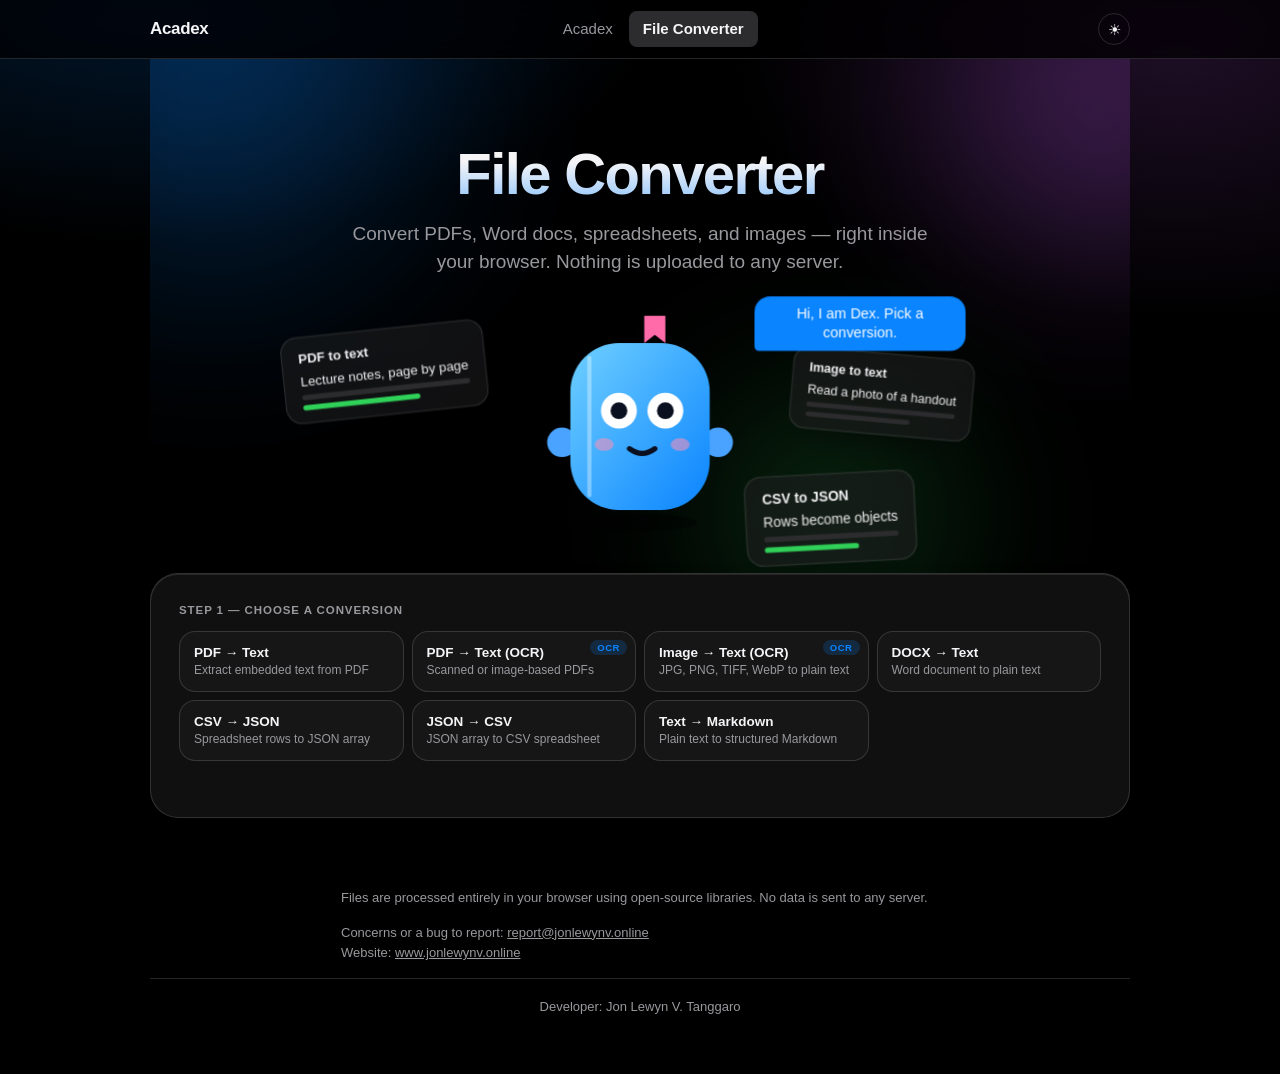
<file: converter.html>
<!doctype html>
<html lang="en">
  <head>
    <meta charset="utf-8" />
    <meta name="viewport" content="width=device-width, initial-scale=1" />
    <title>File Converter – Acadex</title>
    <meta
      name="description"
      content="Convert PDFs, Word docs, spreadsheets, and images — entirely in your browser. No uploads, no accounts."
    />
    <link rel="stylesheet" href="assets/css/style.css" />
    <script>
      /* Apply saved theme before first paint to avoid flash. */
      try {
        var t = localStorage.getItem('ar-theme');
        document.documentElement.setAttribute('data-theme', t === 'light' ? 'light' : 'dark');
      } catch (e) {}
    </script>
  </head>
  <body>

    <nav class="navbar" id="navbar">
      <div class="navbar-in">
        <a href="index.html" class="nav-logo">Acadex</a>

        <div class="nav-links" role="list">
          <a href="index.html" class="nav-link" role="listitem">Acadex</a>
          <a href="converter.html" class="nav-link active" role="listitem">File Converter</a>
        </div>

        <div class="nav-actions">
          <button class="theme" id="theme" type="button" aria-pressed="false" title="Switch theme">
            <span aria-hidden="true" id="theme-mark">&#9788;</span>
            <span class="sr" id="theme-said">Switch to light</span>
          </button>
          <button
            class="hamburger"
            id="hamburger"
            type="button"
            aria-label="Open menu"
            aria-expanded="false"
            aria-controls="nav-mobile"
          >
            <span class="hbar"></span>
            <span class="hbar"></span>
            <span class="hbar"></span>
          </button>
        </div>
      </div>

      <div class="nav-mobile" id="nav-mobile" aria-hidden="true">
        <a href="index.html" class="nav-mobile-link">Acadex</a>
        <a href="converter.html" class="nav-mobile-link">File Converter</a>
      </div>
    </nav>

    <section class="conv-hero shell">
      <div class="hero-orbs" aria-hidden="true">
        <div class="orb orb-1"></div>
        <div class="orb orb-2"></div>
        <div class="orb orb-3"></div>
      </div>
      <div class="hero-content">
        <h1>File Converter</h1>
        <p>
          Convert PDFs, Word docs, spreadsheets, and images — right inside your browser.
          Nothing is uploaded to any server.
        </p>
      </div>
    </section>

    <main class="shell" id="app">
      <section class="section section-flush">
        <div class="panel">
          <p class="step-label">Step 1 — Choose a conversion</p>
          <div class="format-grid" id="format-grid" role="group" aria-label="Conversion formats"></div>

          <div id="drop-wrap" class="hidden">
            <p class="step-label">Step 2 — Drop your file</p>
            <label class="conv-drop" id="conv-drop" for="conv-file-input">
              <div class="conv-drop-icon">📂</div>
              <p class="conv-drop-title">Drop your file here</p>
              <p class="conv-drop-note" id="conv-drop-note">or click to browse</p>
            </label>
            <input type="file" id="conv-file-input" class="sr" />
          </div>

          <div class="conv-progress" id="conv-progress" aria-live="polite">
            <div class="progress-bar-wrap">
              <div class="progress-bar-fill" id="progress-fill" role="progressbar"
                   aria-valuemin="0" aria-valuemax="100" aria-valuenow="0"></div>
            </div>
            <p class="progress-label" id="progress-label">Processing…</p>
          </div>

          <div class="conv-result" id="conv-result">
            <p class="step-label">Step 3 — Your result</p>
            <pre class="conv-output" id="conv-output" tabindex="0" aria-label="Converted text preview"></pre>
            <div class="conv-dl-row">
              <button class="btn" id="conv-download" type="button">⬇ Download file</button>
              <button class="btn btn-quiet" id="conv-copy" type="button">Copy text</button>
              <button class="btn btn-quiet" id="conv-reset" type="button">Convert another</button>
            </div>
          </div>

          <p class="status" id="conv-status" role="status" aria-live="polite"></p>
        </div>
      </section>
    </main>

    <footer class="footer shell">
      <p>
        Files are processed entirely in your browser using open-source libraries.
        No data is sent to any server.
      </p>
      <p>
        Concerns or a bug to report:
        <a href="mailto:report@jonlewynv.online">report@jonlewynv.online</a><br />
        Website: <a href="https://www.jonlewynv.online/" rel="noopener">www.jonlewynv.online</a>
      </p>
      <p class="credit">Developer: Jon Lewyn V. Tanggaro</p>
    </footer>

    <script src="assets/js/converter.js" defer></script>
    <script src="assets/js/mascot.js" defer></script>

    <script>
      (function () {
        const btn = document.getElementById('theme');
        const mark = document.getElementById('theme-mark');
        const said = document.getElementById('theme-said');
        if (!btn) return;

        function apply(theme) {
          document.documentElement.setAttribute('data-theme', theme);
          try { localStorage.setItem('ar-theme', theme); } catch {}
          const dark = theme === 'dark';
          mark.textContent = dark ? '\u2600' : '\u263D';
          const label = dark ? 'Switch to light' : 'Switch to dark';
          btn.title = label;
          said.textContent = label;
          btn.setAttribute('aria-pressed', String(!dark));
        }

        const saved = (() => { try { return localStorage.getItem('ar-theme'); } catch { return null; } })();
        apply(saved === 'light' ? 'light' : 'dark');
        btn.addEventListener('click', () => {
          apply(document.documentElement.getAttribute('data-theme') === 'light' ? 'dark' : 'light');
        });
      })();

      (function () {
        const nav = document.getElementById('navbar');
        const ham = document.getElementById('hamburger');
        const mob = document.getElementById('nav-mobile');
        if (!ham || !mob || !nav) return;

        function setOpen(open) {
          mob.classList.toggle('open', open);
          ham.setAttribute('aria-expanded', String(open));
          ham.setAttribute('aria-label', open ? 'Close menu' : 'Open menu');
          mob.setAttribute('aria-hidden', String(!open));
        }

        ham.addEventListener('click', (event) => {
          event.stopPropagation();
          setOpen(ham.getAttribute('aria-expanded') !== 'true');
        });

        mob.querySelectorAll('a').forEach(link => link.addEventListener('click', () => setOpen(false)));
        document.addEventListener('click', event => {
          if (!nav.contains(event.target)) setOpen(false);
        });
        document.addEventListener('keydown', event => {
          if (event.key === 'Escape') setOpen(false);
        });
        window.addEventListener('resize', () => {
          if (window.innerWidth > 700) setOpen(false);
        });
      })();
    </script>
  </body>
</html>
</file>
<file: assets/css/style.css>
/* Acadex: one stylesheet, shared by the app and the offline export. */

/* Measurements, not colours: the same whichever theme is on. */
:root {
  --shell: 980px;
  --sans: -apple-system, BlinkMacSystemFont, "Segoe UI Variable Text", "Segoe UI",
    Roboto, "Helvetica Neue", Arial, sans-serif;
}

/* Dark is what you get unless you ask for otherwise. The theme button writes
   data-theme on <html>, and that beats the machine's own preference either way,
   so a choice made here is the choice that sticks. */
:root,
[data-theme="dark"] {
  color-scheme: dark;
  --bg: #000000;
  --paper: #1c1c1e;
  --ink: #f5f5f7;
  --soft: #98989d;
  --line: #38383a;
  --hair: rgba(255, 255, 255, 0.14);
  --accent: #0a84ff;
  --accent-soft: rgba(10, 132, 255, 0.18);
  --right: #30d158;
  --right-soft: rgba(48, 209, 88, 0.16);
  --wrong: #ff453a;
  --wrong-soft: rgba(255, 69, 58, 0.16);
  --idle: #2c2c2e;
}

/* The app always writes data-theme, so this only reaches pages that do not:
   the saved offline file, which has no button and follows the device instead. */
@media (prefers-color-scheme: light) {
  :root:not([data-theme]) {
    color-scheme: light;
    --bg: #f5f5f7;
    --paper: #ffffff;
    --ink: #1d1d1f;
    --soft: #6e6e73;
    --line: #d2d2d7;
    --hair: rgba(0, 0, 0, 0.09);
    --accent: #0071e3;
    --accent-soft: rgba(0, 113, 227, 0.08);
    --right: #248a3d;
    --right-soft: rgba(36, 138, 61, 0.1);
    --wrong: #d70015;
    --wrong-soft: rgba(215, 0, 21, 0.07);
    --idle: #dcdce1;
  }
}

[data-theme="light"] {
  color-scheme: light;
  --bg: #f5f5f7;
  --paper: #ffffff;
  --ink: #1d1d1f;
  --soft: #6e6e73;
  --line: #d2d2d7;
  --hair: rgba(0, 0, 0, 0.09);
  --accent: #0071e3;
  --accent-soft: rgba(0, 113, 227, 0.08);
  --right: #248a3d;
  --right-soft: rgba(36, 138, 61, 0.1);
  --wrong: #d70015;
  --wrong-soft: rgba(215, 0, 21, 0.07);
  --idle: #dcdce1;
}

*,
*::before,
*::after {
  box-sizing: border-box;
}

html {
  -webkit-text-size-adjust: 100%;
}

body {
  margin: 0;
  background: var(--bg);
  color: var(--ink);
  font: 400 17px/1.5 var(--sans);
  -webkit-font-smoothing: antialiased;
}

h1,
h2,
h3 {
  margin: 0;
  font-weight: 600;
  letter-spacing: -0.02em;
}

p {
  margin: 0;
}

:focus-visible {
  outline: 2px solid var(--accent);
  outline-offset: 3px;
  border-radius: 8px;
}

.shell {
  width: min(100% - 40px, var(--shell));
  margin-inline: auto;
}

.measure {
  max-width: 34em;
}

.hidden {
  display: none !important;
}

.sr {
  position: absolute;
  width: 1px;
  height: 1px;
  overflow: hidden;
  clip-path: inset(50%);
  white-space: nowrap;
}

.masthead {
  position: sticky;
  top: 0;
  z-index: 20;
  background: var(--bg);
  background: color-mix(in srgb, var(--bg) 76%, transparent);
  backdrop-filter: saturate(180%) blur(20px);
  -webkit-backdrop-filter: saturate(180%) blur(20px);
  border-bottom: 1px solid var(--hair);
}

.masthead-in {
  display: flex;
  align-items: center;
  justify-content: space-between;
  gap: 16px;
  height: 48px;
  width: min(100% - 40px, var(--shell));
  margin-inline: auto;
  font-size: 15px;
}

.wordmark {
  font-weight: 600;
  letter-spacing: -0.012em;
}

.masthead-right {
  display: inline-flex;
  align-items: center;
  gap: 14px;
}

.masthead-meta {
  color: var(--soft);
  font-size: 13px;
  font-variant-numeric: tabular-nums;
}

/* In the bar the save button has to be small enough not to raise its height. */
.masthead .btn-small {
  font-size: 13px;
  padding: 6px 13px;
}

/* Sun or moon, as wide as it is tall so it reads as one mark rather than a
   button with a label in it. */
.theme {
  flex: none;
  display: inline-flex;
  align-items: center;
  justify-content: center;
  width: 32px;
  height: 32px;
  padding: 0;
  appearance: none;
  border: 1px solid var(--hair);
  border-radius: 999px;
  background: transparent;
  color: var(--ink);
  font-size: 15px;
  line-height: 1;
  cursor: pointer;
  transition: background 0.15s ease, border-color 0.15s ease;
}

.theme:hover {
  background: var(--idle);
  border-color: var(--line);
}

.hero {
  padding: 76px 0 36px;
  text-align: center;
}

.hero h1 {
  font-size: clamp(38px, 7.2vw, 72px);
  font-weight: 700;
  line-height: 1.04;
  letter-spacing: -0.032em;
}

.hero p {
  margin: 20px auto 0;
  max-width: 28em;
  color: var(--soft);
  font-size: clamp(17px, 2.2vw, 21px);
  line-height: 1.45;
}

.quiz-h {
  font-size: clamp(28px, 4.6vw, 42px);
  font-weight: 700;
  line-height: 1.1;
  letter-spacing: -0.026em;
}

.panel {
  background: var(--paper);
  border: 1px solid var(--hair);
  border-radius: 20px;
  padding: 28px;
}

.panel-gap {
  margin-top: 20px;
}

.panel h2 {
  font-size: clamp(22px, 3vw, 28px);
  letter-spacing: -0.022em;
}

.panel-note {
  margin-top: 8px;
  color: var(--soft);
  font-size: 15px;
}

.drop {
  display: block;
  width: 100%;
  padding: 60px 28px;
  text-align: center;
  background: var(--paper);
  border: 1px solid var(--line);
  border-radius: 20px;
  cursor: pointer;
  transition: border-color 0.18s ease, background 0.18s ease;
}

.drop:hover {
  border-color: var(--soft);
}

.drop.is-hot {
  border-color: var(--accent);
  background: var(--accent-soft);
}

.drop-title {
  font-size: clamp(20px, 3vw, 26px);
  font-weight: 600;
  letter-spacing: -0.022em;
}

.drop-note {
  margin: 10px auto 24px;
  max-width: 26em;
  color: var(--soft);
  font-size: 15px;
}

.btn {
  appearance: none;
  border: 1px solid transparent;
  border-radius: 999px;
  background: var(--accent);
  color: #ffffff;
  font: 500 17px/1 var(--sans);
  padding: 14px 26px;
  cursor: pointer;
  transition: opacity 0.15s ease, transform 0.12s ease;
}

.btn:hover {
  opacity: 0.86;
}

.btn:active {
  transform: scale(0.985);
}

.btn[disabled] {
  opacity: 0.35;
  cursor: not-allowed;
  transform: none;
}

.btn-quiet {
  background: transparent;
  color: var(--accent);
  border-color: var(--line);
}

.btn-small {
  font-size: 15px;
  padding: 10px 18px;
}

.btn-link {
  appearance: none;
  border: 0;
  background: none;
  padding: 0;
  color: var(--accent);
  font: 400 15px/1.4 var(--sans);
  cursor: pointer;
}

.files {
  margin: 24px 0 0;
  padding: 0;
  list-style: none;
}

.file {
  display: flex;
  flex-wrap: wrap;
  align-items: baseline;
  gap: 4px 12px;
  padding: 14px 2px;
  border-top: 1px solid var(--hair);
  font-size: 15px;
}

.file-name {
  font-weight: 500;
  overflow-wrap: anywhere;
}

.file-meta {
  margin-left: auto;
  color: var(--soft);
  font-variant-numeric: tabular-nums;
  white-space: nowrap;
}

.file-warn {
  flex-basis: 100%;
  color: var(--wrong);
  font-size: 13px;
}

/* Coverage lattice: one tile per slide or page of the uploaded material. */
.lattice {
  display: grid;
  grid-template-columns: repeat(auto-fill, minmax(13px, 1fr));
  gap: 6px;
  margin: 0;
  padding: 0;
  list-style: none;
}

.tile,
.dot {
  border: 0;
  padding: 0;
  border-radius: 3px;
  background: var(--idle);
}

.tile {
  appearance: none;
  display: block;
  aspect-ratio: 1;
  animation: tile-in 0.38s ease both;
  animation-delay: calc(var(--i, 0) * 9ms);
}

button.tile {
  cursor: pointer;
}

.dot {
  display: inline-block;
  width: 10px;
  height: 10px;
  border-radius: 2px;
}

.is-used {
  background: var(--accent);
}

.is-right {
  background: var(--right);
}

.is-wrong {
  background: var(--wrong);
}

.is-part {
  background: linear-gradient(135deg, var(--right) 50%, var(--wrong) 50%);
}

@keyframes tile-in {
  from {
    opacity: 0;
    transform: scale(0.55);
  }
  to {
    opacity: 1;
    transform: scale(1);
  }
}

.legend {
  display: flex;
  flex-wrap: wrap;
  gap: 8px 18px;
  margin-top: 16px;
  color: var(--soft);
  font-size: 13px;
}

.legend span {
  display: inline-flex;
  align-items: center;
  gap: 7px;
}

.track {
  height: 4px;
  border-radius: 999px;
  background: var(--idle);
  overflow: hidden;
}

.track-fill {
  height: 100%;
  width: 0;
  background: var(--accent);
  transition: width 0.35s ease;
}

.status {
  margin-top: 14px;
  color: var(--soft);
  font-size: 15px;
  font-variant-numeric: tabular-nums;
}

.status.is-bad {
  color: var(--wrong);
}

.mix {
  margin-top: 20px;
}

.mix-row {
  display: flex;
  align-items: center;
  gap: 16px;
  padding: 15px 2px;
  border-top: 1px solid var(--hair);
}

.mix-label {
  font-weight: 500;
}

.mix-hint {
  display: block;
  color: var(--soft);
  font-size: 13px;
  font-weight: 400;
}

.stepper {
  margin-left: auto;
  display: inline-flex;
  align-items: center;
  gap: 4px;
}

.step-btn {
  appearance: none;
  width: 32px;
  height: 32px;
  border-radius: 999px;
  border: 1px solid var(--line);
  background: var(--paper);
  color: var(--ink);
  font: 400 17px/1 var(--sans);
  cursor: pointer;
}

.step-btn:hover {
  border-color: var(--soft);
}

.step-value {
  min-width: 2.4em;
  text-align: center;
  font-weight: 500;
  font-variant-numeric: tabular-nums;
}

.field {
  display: flex;
  flex-wrap: wrap;
  align-items: center;
  gap: 12px 16px;
  padding: 15px 2px;
  border-top: 1px solid var(--hair);
}

.field-label {
  font-weight: 500;
}

/* A short field on a settings row sits with the controls, not across them. */
.field .answer {
  width: auto;
  min-width: 8em;
  max-width: 14em;
  margin-left: auto;
}

/* The file input is hidden, so its label has to carry the focus ring. */
.drop input:focus-visible + .btn {
  outline: 2px solid var(--accent);
  outline-offset: 3px;
}

.seg {
  display: inline-flex;
  gap: 2px;
  margin-left: auto;
  padding: 2px;
  background: var(--idle);
  border-radius: 999px;
}

.seg-btn {
  appearance: none;
  border: 0;
  background: none;
  color: var(--ink);
  font: 400 15px/1 var(--sans);
  padding: 9px 16px;
  border-radius: 999px;
  cursor: pointer;
}

.seg-btn[aria-pressed='true'] {
  background: var(--paper);
  font-weight: 500;
  box-shadow: 0 1px 3px rgba(0, 0, 0, 0.14);
}

.actions {
  display: flex;
  flex-wrap: wrap;
  align-items: center;
  gap: 14px;
  margin-top: 26px;
}

.q {
  padding: 34px 0;
  border-top: 1px solid var(--hair);
}

.q-first {
  border-top: 0;
}

.q-head {
  display: flex;
  gap: 14px;
  align-items: baseline;
}

.q-no {
  min-width: 2.2em;
  color: var(--soft);
  font-size: 15px;
  font-variant-numeric: tabular-nums;
}

.q-text {
  max-width: 32em;
  font-size: 21px;
  font-weight: 500;
  line-height: 1.42;
  letter-spacing: -0.014em;
}

.q-kind {
  margin-top: 6px;
  color: var(--soft);
  font-size: 13px;
}

.q-body {
  margin: 20px 0 0 calc(2.2em + 14px);
  max-width: 34em;
}

@media (max-width: 600px) {
  .q-body {
    margin-left: 0;
  }
}

/* On a phone there is no room for a label and its control on one line, so every
   settings row stacks: label first, control under it and across the full width.
   Without this the auto margins push the control onto the label. */
@media (max-width: 620px) {
  .shell,
  .masthead-in,
  .dock-in {
    width: min(100% - 28px, var(--shell));
  }

  .panel {
    padding: 20px 18px;
    border-radius: 16px;
  }

  .drop {
    padding: 40px 18px;
  }

  .hero {
    padding: 48px 0 28px;
  }

  .mix-row,
  .field {
    flex-direction: column;
    align-items: stretch;
    gap: 12px;
  }

  .stepper,
  .seg,
  .field .answer {
    margin-left: 0;
  }

  /* Both controls spread across the row, so the taps are wide and even. */
  .stepper {
    justify-content: space-between;
    align-self: stretch;
  }

  .step-value {
    flex: 1 1 auto;
    font-size: 19px;
  }

  .step-btn {
    flex: none;
    width: 44px;
    height: 44px;
  }

  .seg {
    align-self: stretch;
  }

  .seg-btn {
    flex: 1 1 0;
    padding: 11px 6px;
    text-align: center;
  }

  .field .answer {
    width: 100%;
    max-width: none;
  }

  /* A matching row is a term over its dropdown, not beside it. */
  .pair {
    flex-direction: column;
    align-items: stretch;
    gap: 8px;
  }

  .pair-left {
    flex: 0 0 auto;
  }

  .pick {
    width: 100%;
  }

  /* Label and score on the first line, the bar underneath spanning both. */
  .bar-row {
    grid-template-columns: 1fr auto;
    gap: 8px 12px;
  }

  .bar-row .track {
    grid-column: 1 / -1;
    grid-row: 2;
  }

  .bar-count {
    grid-column: 2;
    grid-row: 1;
  }

  .actions .btn,
  .dock-in .btn {
    flex: 1 1 100%;
  }

  .file-meta {
    margin-left: 0;
  }

  .footer {
    padding: 32px 0 44px;
  }
}

.choices {
  display: grid;
  gap: 8px;
  margin: 0;
  padding: 0;
  border: 0;
}

.choice {
  display: flex;
  align-items: flex-start;
  gap: 12px;
  padding: 14px 16px;
  background: var(--paper);
  border: 1px solid var(--line);
  border-radius: 14px;
  cursor: pointer;
  transition: border-color 0.15s ease, background 0.15s ease;
}

.choice:hover {
  border-color: var(--soft);
}

.choice input {
  margin: 3px 0 0;
  accent-color: var(--accent);
}

.choice.is-picked {
  border-color: var(--accent);
  background: var(--accent-soft);
}

.choice.is-key {
  border-color: var(--right);
  background: var(--right-soft);
}

.choice.is-miss {
  border-color: var(--wrong);
  background: var(--wrong-soft);
}

.choice-key {
  color: var(--soft);
  font-variant-numeric: tabular-nums;
}

.answer,
.blank {
  width: 100%;
  max-width: 24em;
  padding: 13px 16px;
  background: var(--paper);
  color: var(--ink);
  border: 1px solid var(--line);
  border-radius: 12px;
  font: 400 17px/1.4 var(--sans);
}

.answer:focus,
.blank:focus {
  border-color: var(--accent);
  outline: none;
}

.blanks {
  display: grid;
  gap: 8px;
}

.blank-row {
  display: flex;
  align-items: center;
  gap: 12px;
}

.blank-no {
  min-width: 1.4em;
  color: var(--soft);
  font-size: 15px;
  font-variant-numeric: tabular-nums;
}

.pair {
  display: flex;
  flex-wrap: wrap;
  align-items: center;
  gap: 10px 12px;
  padding: 12px 0;
  border-top: 1px solid var(--hair);
}

.pair-first {
  border-top: 0;
}

.pair-left {
  flex: 0 0 32%;
  min-width: 8em;
  font-weight: 500;
}

.pick {
  flex: 1 1 12em;
  padding: 11px 12px;
  background: var(--paper);
  color: var(--ink);
  border: 1px solid var(--line);
  border-radius: 12px;
  font: 400 15px/1.3 var(--sans);
}

.pick:focus {
  border-color: var(--accent);
  outline: none;
}

/* A graded input keeps its shape and just changes colour. */
.answer.is-ok,
.blank.is-ok,
.pick.is-ok {
  border-color: var(--right);
  background: var(--right-soft);
  color: var(--ink);
}

.answer.is-no,
.blank.is-no,
.pick.is-no {
  border-color: var(--wrong);
  background: var(--wrong-soft);
  color: var(--ink);
}

.answer:disabled,
.blank:disabled,
.pick:disabled {
  opacity: 1;
}

.verdict {
  margin-top: 16px;
  font-size: 15px;
}

.verdict-right {
  color: var(--right);
}

.verdict-wrong {
  color: var(--wrong);
}

.verdict-why {
  margin-top: 6px;
  color: var(--soft);
  max-width: 34em;
}

.source {
  margin-top: 8px;
  color: var(--soft);
  font-size: 13px;
}

.dock {
  position: sticky;
  bottom: 0;
  z-index: 15;
  margin-top: 28px;
  padding: 14px 0 16px;
  background: var(--bg);
  background: color-mix(in srgb, var(--bg) 84%, transparent);
  backdrop-filter: saturate(180%) blur(20px);
  -webkit-backdrop-filter: saturate(180%) blur(20px);
  border-top: 1px solid var(--hair);
}

.dock-in {
  display: flex;
  flex-wrap: wrap;
  align-items: center;
  gap: 14px;
  width: min(100% - 40px, var(--shell));
  margin-inline: auto;
}

.dock-meta {
  color: var(--soft);
  font-size: 15px;
  font-variant-numeric: tabular-nums;
}

.score {
  padding: 16px 0 4px;
  text-align: center;
}

.score-value {
  font-size: clamp(66px, 14vw, 132px);
  font-weight: 700;
  line-height: 1;
  letter-spacing: -0.042em;
  font-variant-numeric: tabular-nums;
}

.score-sub {
  margin-top: 14px;
  color: var(--soft);
  font-size: 17px;
  font-variant-numeric: tabular-nums;
}

.bar-row {
  display: grid;
  grid-template-columns: 8.5em 1fr 4.5em;
  align-items: center;
  gap: 14px;
  padding: 12px 0;
  border-top: 1px solid var(--hair);
  font-size: 15px;
}

.bar-count {
  text-align: right;
  color: var(--soft);
  font-variant-numeric: tabular-nums;
}

.review-item {
  padding: 22px 0;
  border-top: 1px solid var(--hair);
}

.review-q {
  max-width: 34em;
  font-size: 17px;
  font-weight: 500;
  line-height: 1.45;
}

.review-line {
  display: flex;
  flex-wrap: wrap;
  gap: 4px 8px;
  margin-top: 10px;
  font-size: 15px;
}

.review-key {
  flex: 0 0 6em;
  color: var(--soft);
}

.review-value {
  flex: 1 1 12em;
  overflow-wrap: anywhere;
}

.mark-right {
  color: var(--right);
}

.mark-wrong {
  color: var(--wrong);
}

.history {
  margin: 0;
  padding: 0;
  list-style: none;
}

.history li {
  display: flex;
  justify-content: space-between;
  gap: 16px;
  padding: 12px 2px;
  border-top: 1px solid var(--hair);
  font-size: 15px;
  font-variant-numeric: tabular-nums;
}

.footer {
  padding: 44px 0 56px;
  color: var(--soft);
  font-size: 13px;
  line-height: 1.6;
}

/* Prose is held to a readable measure and centred in the page, so on a wide
   screen the footer sits under the middle of the content rather than hugging
   the left edge. :not(.credit) keeps this off the credit line, which spans the
   full width -- a plain .credit rule would lose to .footer p on specificity. */
.footer p:not(.credit) {
  max-width: 46em;
  margin-inline: auto;
}

.footer p + p {
  margin-top: 14px;
}

.footer a {
  color: var(--soft);
}

.credit {
  margin-top: 24px;
  padding-top: 18px;
  border-top: 1px solid var(--hair);
  font-weight: 500;
  text-align: center;
}

.section {
  padding: 26px 0;
}

.section-flush {
  padding-top: 0;
}

.print-only {
  display: none;
}

/* The key sheet only ever appears on paper, so it is set for paper: numbers
   in a narrow column, answers ranged left beside them. */
.keysheet h2 {
  font-size: 15pt;
  font-weight: 600;
  letter-spacing: -0.01em;
  margin: 0 0 10pt;
}

.key-list {
  columns: 2;
  column-gap: 24pt;
}

.key-row {
  display: flex;
  gap: 8pt;
  break-inside: avoid;
  padding: 2pt 0;
  font-size: 10.5pt;
  line-height: 1.35;
}

.key-no {
  min-width: 2.2em;
  color: var(--soft);
  font-variant-numeric: tabular-nums;
  text-align: right;
}

.key-a {
  flex: 1 1 auto;
}

.note {
  color: var(--soft);
  font-size: 14px;
  line-height: 1.5;
}

@media (prefers-reduced-motion: reduce) {
  *,
  *::before,
  *::after {
    animation-duration: 0.001ms !important;
    animation-delay: 0ms !important;
    transition-duration: 0.001ms !important;
  }
}

@media print {
  :root {
    --bg: #ffffff;
    --paper: #ffffff;
    --ink: #000000;
    --soft: #444444;
    --line: #999999;
    --hair: #cccccc;
    --idle: #dddddd;
  }

  .masthead,
  .dock,
  .footer,
  .no-print {
    display: none !important;
  }

  .print-only {
    display: block;
  }

  body {
    background: #ffffff;
    font-size: 11.5pt;
  }

  .shell {
    width: auto;
  }

  .panel {
    border: 0;
    border-radius: 0;
    padding: 0;
  }

  .hero {
    padding: 0 0 18pt;
    text-align: left;
  }

  .hero h1 {
    font-size: 22pt;
  }

  .q {
    break-inside: avoid;
    padding: 12pt 0;
  }

  .choice {
    padding: 4pt 8pt;
    border-radius: 4pt;
  }

  .answer,
  .blank,
  .pick {
    border: 0;
    border-bottom: 1px solid #000000;
    border-radius: 0;
    background: none;
  }

  .keysheet {
    break-before: page;
  }
}

/* ══════════════════════════════════════════════════════════
   NAVBAR  –  Twenty-style
══════════════════════════════════════════════════════════ */
.navbar {
  position: sticky;
  top: 0;
  z-index: 100;
  background: color-mix(in srgb, var(--bg) 72%, transparent);
  backdrop-filter: saturate(180%) blur(24px);
  -webkit-backdrop-filter: saturate(180%) blur(24px);
  border-bottom: 1px solid var(--hair);
}

.navbar-in {
  display: flex;
  align-items: center;
  justify-content: space-between;
  gap: 16px;
  height: 58px;
  width: min(100% - 40px, var(--shell));
  margin-inline: auto;
}

.nav-logo {
  font-size: 17px;
  font-weight: 700;
  letter-spacing: -0.02em;
  color: var(--ink);
  text-decoration: none;
  flex: none;
}

.nav-links {
  display: flex;
  align-items: center;
  gap: 2px;
}

.nav-link {
  padding: 7px 14px;
  border-radius: 8px;
  font-size: 15px;
  font-weight: 500;
  color: var(--soft);
  text-decoration: none;
  transition: color 0.15s ease, background 0.15s ease;
  white-space: nowrap;
}

.nav-link:hover  { color: var(--ink); background: var(--idle); }
.nav-link.active { color: var(--ink); background: var(--idle); font-weight: 600; }

.nav-actions {
  display: flex;
  align-items: center;
  gap: 10px;
  flex: none;
}

/* Hamburger */
.hamburger {
  display: none;
  flex-direction: column;
  justify-content: center;
  align-items: center;
  gap: 5px;
  width: 36px;
  height: 36px;
  padding: 0;
  background: transparent;
  border: 1px solid var(--hair);
  border-radius: 8px;
  cursor: pointer;
  color: var(--ink);
  transition: background 0.15s;
}

.hamburger:hover { background: var(--idle); }

.hbar {
  display: block;
  width: 16px;
  height: 1.5px;
  background: currentColor;
  border-radius: 2px;
  transform-origin: center;
  transition: transform 0.22s cubic-bezier(0.4, 0, 0.2, 1),
              opacity   0.22s ease;
}

.hamburger[aria-expanded="true"] .hbar:nth-child(1) { transform: translateY(6.5px) rotate(45deg); }
.hamburger[aria-expanded="true"] .hbar:nth-child(2) { opacity: 0; transform: scaleX(0); }
.hamburger[aria-expanded="true"] .hbar:nth-child(3) { transform: translateY(-6.5px) rotate(-45deg); }

/* Mobile drawer */
.nav-mobile {
  display: none;
  flex-direction: column;
  gap: 4px;
  padding: 10px 20px 18px;
  border-top: 1px solid var(--hair);
  animation: mobileSlide 0.18s ease;
}

@keyframes mobileSlide {
  from { opacity: 0; transform: translateY(-8px); }
  to   { opacity: 1; transform: none; }
}

.nav-mobile.open { display: flex; }

.nav-mobile-link {
  padding: 11px 14px;
  border-radius: 10px;
  font-size: 16px;
  font-weight: 500;
  color: var(--ink);
  text-decoration: none;
  transition: background 0.15s;
}

.nav-mobile-link:hover { background: var(--idle); }

@media (max-width: 640px) {
  .nav-links   { display: none; }
  .hamburger   { display: flex; }
  .masthead-meta { display: none; }
}

/* ══════════════════════════════════════════════════════════
   HERO  –  Animated (overrides original static hero)
══════════════════════════════════════════════════════════ */
.hero {
  position: relative;
  overflow: hidden;
  padding: 96px 0 56px;
  text-align: center;
}

/* Floating gradient orbs */
.hero-orbs {
  position: absolute;
  inset: 0;
  pointer-events: none;
  z-index: 0;
}

.orb {
  position: absolute;
  border-radius: 50%;
  filter: blur(80px);
  opacity: 0.3;
}

.orb-1 {
  width: 560px; height: 560px;
  background: radial-gradient(circle at 40% 40%, #0a84ff 0%, transparent 65%);
  top: -200px; left: -160px;
  animation: orbA 9s ease-in-out infinite;
}

.orb-2 {
  width: 420px; height: 420px;
  background: radial-gradient(circle at 60% 40%, #bf5af2 0%, transparent 65%);
  top: -120px; right: -140px;
  animation: orbB 11s ease-in-out infinite;
}

.orb-3 {
  width: 380px; height: 380px;
  background: radial-gradient(circle at 50% 50%, #30d158 0%, transparent 65%);
  bottom: -130px; left: 50%;
  animation: orbC 13s ease-in-out infinite;
}

@keyframes orbA {
  0%, 100% { transform: translate(0, 0);       }
  40%       { transform: translate(44px,-34px); }
  70%       { transform: translate(-22px,20px); }
}

@keyframes orbB {
  0%, 100% { transform: translate(0, 0);       }
  35%       { transform: translate(-38px,26px); }
  65%       { transform: translate(26px,-18px); }
}

@keyframes orbC {
  0%, 100% { transform: translateX(-50%) translateY(0px);   }
  50%       { transform: translateX(calc(-50% + 28px)) translateY(-22px); }
}

.hero-content {
  position: relative;
  z-index: 1;
}

/* Animate the existing h1 / p inside .hero */
.hero h1 {
  animation: fadeUp 0.8s cubic-bezier(0.16, 1, 0.3, 1) both;
}

.hero p {
  animation: fadeUp 0.8s cubic-bezier(0.16, 1, 0.3, 1) 0.14s both;
}

@keyframes fadeUp {
  from { opacity: 0; transform: translateY(32px); }
  to   { opacity: 1; transform: none; }
}

/* Drop zone subtle glow pulse */
@keyframes dropGlow {
  0%, 100% { box-shadow: 0 0 0 0 rgba(10,132,255,0); }
  50%       { box-shadow: 0 0 28px 6px rgba(10,132,255,0.16); }
}

/* Override drop zone for better dark-mode visibility */
.drop {
  border: 2px dashed var(--accent);
  background: color-mix(in srgb, var(--paper) 80%, var(--accent) 5%);
  animation: dropGlow 3.8s ease-in-out infinite;
}

.drop:hover,
.drop.is-hot {
  border-color: var(--accent);
  background: var(--accent-soft);
  box-shadow: 0 0 28px 6px rgba(10,132,255,0.18);
}

/* ── Scroll-reveal utility ── */
.reveal {
  opacity: 0;
  transform: translateY(22px);
  transition: opacity 0.55s ease, transform 0.55s ease;
}

.reveal.in-view {
  opacity: 1;
  transform: none;
}

/* ══════════════════════════════════════════════════════════
   FILE CONVERTER PAGE
══════════════════════════════════════════════════════════ */

/* Converter hero (reuses orb + fadeUp from above) */
.conv-hero {
  position: relative;
  overflow: hidden;
  padding: 84px 0 48px;
  text-align: center;
}

.conv-hero h1 {
  font-size: clamp(32px, 5vw, 58px);
  font-weight: 700;
  letter-spacing: -0.028em;
  line-height: 1.08;
  animation: fadeUp 0.8s cubic-bezier(0.16, 1, 0.3, 1) both;
}

.conv-hero p {
  margin: 14px auto 0;
  max-width: 32em;
  color: var(--soft);
  font-size: clamp(15px, 2vw, 19px);
  line-height: 1.5;
  animation: fadeUp 0.8s cubic-bezier(0.16, 1, 0.3, 1) 0.1s both;
}

/* Step label */
.step-label {
  font-size: 11.5px;
  font-weight: 700;
  letter-spacing: 0.08em;
  text-transform: uppercase;
  color: var(--soft);
  margin-bottom: 12px;
}

/* Format grid */
.format-grid {
  display: grid;
  grid-template-columns: repeat(auto-fill, minmax(188px, 1fr));
  gap: 8px;
  margin-bottom: 28px;
}

.fmt-btn {
  display: flex;
  flex-direction: column;
  align-items: flex-start;
  gap: 3px;
  padding: 13px 14px 14px;
  background: transparent;
  border: 1px solid var(--hair);
  border-radius: 12px;
  cursor: pointer;
  color: var(--ink);
  text-align: left;
  position: relative;
  transition: border-color 0.15s, background 0.15s;
}

.fmt-btn:hover { background: var(--idle); border-color: var(--line); }

.fmt-btn.sel {
  border-color: var(--accent);
  background: var(--accent-soft);
}

.fmt-name { font-size: 13.5px; font-weight: 600; }
.fmt-desc { font-size: 12px; color: var(--soft); }

.ocr-badge {
  position: absolute;
  top: 8px;
  right: 8px;
  font-size: 9.5px;
  font-weight: 800;
  letter-spacing: 0.06em;
  padding: 2px 7px;
  border-radius: 99px;
  background: var(--accent-soft);
  color: var(--accent);
}

/* Drop zone */
.conv-drop {
  display: block;
  width: 100%;
  border: 2px dashed var(--line);
  border-radius: 18px;
  padding: 52px 28px;
  text-align: center;
  cursor: pointer;
  background: transparent;
  transition: border-color 0.2s, background 0.2s;
  margin-bottom: 6px;
}

.conv-drop:hover,
.conv-drop.over {
  border-color: var(--accent);
  background: var(--accent-soft);
}

.conv-drop-icon  { font-size: 44px; line-height: 1; margin-bottom: 12px; display: block; }
.conv-drop-title { font-size: 17px; font-weight: 600; margin-bottom: 6px; }
.conv-drop-note  { font-size: 14px; color: var(--soft); }

/* Progress */
.conv-progress        { margin-top: 18px; display: none; }
.conv-progress.show   { display: block; }

.progress-bar-wrap {
  height: 6px;
  background: var(--idle);
  border-radius: 99px;
  overflow: hidden;
}

.progress-bar-fill {
  height: 100%;
  background: var(--accent);
  border-radius: 99px;
  width: 0%;
  transition: width 0.3s ease;
}

.progress-label { font-size: 13px; color: var(--soft); margin-top: 8px; }

/* Result */
.conv-result        { margin-top: 20px; display: none; }
.conv-result.show   { display: block; }

.conv-output {
  background: var(--paper);
  border: 1px solid var(--line);
  border-radius: 12px;
  padding: 16px;
  font-family: "SF Mono", "Fira Code", Menlo, Consolas, monospace;
  font-size: 12.5px;
  line-height: 1.65;
  white-space: pre-wrap;
  word-break: break-word;
  max-height: 340px;
  overflow-y: auto;
  color: var(--ink);
  margin-bottom: 14px;
}

.conv-dl-row {
  display: flex;
  gap: 10px;
  flex-wrap: wrap;
}

/* ══════════════════════════════════════════════════════════
   IMMERSIVE LAYER  –  spatial hero, glass surfaces, Dex mascot
══════════════════════════════════════════════════════════ */
/* Acadex immersive layer. Loads AFTER style.css and only adds to it.
   Everything is screen-only, so print and the offline export are untouched. */
@media screen {
  :root { --glass: color-mix(in srgb, var(--paper) 58%, transparent); }

  body {
    background:
      radial-gradient(60vw 50vh at 12% -8%, rgba(10,132,255,.22), transparent 70%),
      radial-gradient(50vw 45vh at 92% 4%, rgba(191,90,242,.16), transparent 70%),
      var(--bg);
    background-attachment: fixed;
  }

  /* Surfaces feel like glass floating over the scene. */
  .panel, .drop {
    background: var(--glass);
    backdrop-filter: blur(22px) saturate(170%);
    -webkit-backdrop-filter: blur(22px) saturate(170%);
    border: 1px solid var(--hair);
    border-radius: 28px;
    box-shadow: inset 0 1px 0 rgba(255,255,255,.09), 0 30px 60px -32px rgba(0,0,0,.55);
  }
  .drop { border-style: dashed; border-width: 2px; border-color: var(--accent); }
  .choice, .answer, .blank, .pick, .step-btn { background: color-mix(in srgb, var(--paper) 70%, transparent); }
  .btn { box-shadow: 0 8px 24px -8px var(--accent); }
  .seg-btn[aria-pressed='true'] { background: var(--accent); color: #fff; }

  .hero { padding-bottom: 20px; }
  .hero h1 {
    background: linear-gradient(180deg, var(--ink) 30%, color-mix(in srgb, var(--ink) 55%, var(--accent)));
    -webkit-background-clip: text; background-clip: text; color: transparent;
  }

  /* ── The scene ── */
  .dex-stage {
    position: relative; height: 330px; margin: 30px auto 0; max-width: 720px;
    perspective: 900px; touch-action: manipulation;
  }
  .dex-scene {
    position: absolute; inset: 0; transform-style: preserve-3d;
    transform: rotateX(var(--rx, 0deg)) rotateY(var(--ry, 0deg));
    transition: transform .25s ease-out;
  }
  .dex-card {
    position: absolute; left: 50%; top: 50%; padding: 12px 16px; min-width: 150px;
    border-radius: 16px; border: 1px solid var(--hair); background: var(--glass);
    backdrop-filter: blur(14px); -webkit-backdrop-filter: blur(14px);
    box-shadow: 0 18px 40px -20px rgba(0,0,0,.6);
    text-align: left; font-size: 13px; line-height: 1.35; color: var(--ink);
    transform: translate3d(calc(-50% + var(--x)), calc(-50% + var(--y)), var(--z)) rotate(var(--r));
    animation: dexFloat 6s ease-in-out infinite; animation-delay: var(--d, 0s);
  }
  .dex-card b { display: block; margin-bottom: 4px; font-weight: 600; }
  .dex-card i { display: block; height: 5px; margin-top: 5px; border-radius: 9px; background: var(--idle); font-style: normal; }
  .dex-card i:nth-of-type(2) { width: 70%; }
  .dex-card .ok { background: var(--right); width: 45%; }
  @keyframes dexFloat { 50% { translate: 0 -12px; } }

  .dex-wrap {
    position: absolute; left: 50%; top: 50%; width: 190px; margin: -108px 0 0 -95px;
    transform: translateZ(90px); animation: dexBob 4s ease-in-out infinite;
  }
  @keyframes dexBob { 50% { translate: 0 -8px; } }
  .dex { display: block; width: 100%; height: auto; overflow: visible; }
  .dex-shadow { fill: rgba(0,0,0,.35); }
  .dex-white { fill: #fff; }
  .dex-pupil { fill: #0b1020; transition: transform .12s ease-out; }
  .dex-eyes { transform-box: fill-box; transform-origin: center; transition: transform .08s; }
  .dex-eyes.blink { transform: scaleY(.08); }
  .dex-cheek { fill: #ff8fb8; opacity: .55; }
  .dex .m { display: none; fill: none; stroke: #0b1020; stroke-width: 5; stroke-linecap: round; }
  .dex .m-wow { fill: #0b1020; }
  .dex[data-mood="idle"] .m-idle, .dex[data-mood="think"] .m-think,
  .dex[data-mood="sad"] .m-sad, .dex[data-mood="wow"] .m-wow,
  .dex[data-mood="happy"] .m-happy { display: block; }
  .dex-arm { fill: #4aa3ff; transition: transform .25s cubic-bezier(.3,1.6,.5,1); }
  .dex[data-mood="wow"] .dex-arm, .dex[data-mood="happy"] .dex-arm { transform: translateY(-34px); }
  .dex[data-mood="sad"] .dex-body { transform: translateY(6px); }
  .dex-body { transition: transform .3s ease; }
  .dex[data-mood="think"] .dex-body { animation: dexThink 1.1s ease-in-out infinite; transform-origin: 50% 90%; }
  @keyframes dexThink { 50% { transform: rotate(-3deg); } 0%, 100% { transform: rotate(3deg); } }

  .dex-say {
    position: absolute; left: 100%; top: -6px; margin-left: 8px; width: max-content; max-width: 190px;
    padding: 8px 12px; border-radius: 14px 14px 14px 4px; background: var(--accent); color: #fff;
    font-size: 13px; line-height: 1.3; opacity: 0; transform: translateY(6px) scale(.96);
    transition: opacity .2s, transform .2s;
  }
  .dex-say.on { opacity: 1; transform: none; }

  @media (max-width: 620px) {
    .dex-stage { height: 270px; }
    .dex-card.extra { display: none; }
    .dex-card { --x: 0px !important; min-width: 130px; }
    .dex-say { left: 50%; top: 100%; margin: 6px 0 0 -95px; }
  }
  @media (prefers-reduced-motion: reduce) {
    .dex-card, .dex-wrap, .dex[data-mood="think"] .dex-body { animation: none; }
  }
}

/* ══════════════════════════════════════════════════════════
   IMMERSIVE LAYER  –  converter page
══════════════════════════════════════════════════════════ */
@media screen {
  .conv-hero h1 {
    background: linear-gradient(180deg, var(--ink) 30%, color-mix(in srgb, var(--ink) 55%, var(--accent)));
    -webkit-background-clip: text; background-clip: text; color: transparent;
  }
  .conv-hero { padding-bottom: 20px; }
  .dex-stage.is-compact { height: 260px; margin-top: 16px; }

  .fmt-btn {
    background: color-mix(in srgb, var(--paper) 55%, transparent);
    border-radius: 16px;
  }
  .fmt-btn.sel { box-shadow: 0 10px 28px -12px var(--accent); }
  .conv-drop {
    background: color-mix(in srgb, var(--paper) 45%, transparent);
    border-radius: 24px;
  }
  .conv-output { background: color-mix(in srgb, var(--paper) 70%, transparent); border-radius: 16px; }
  .progress-bar-fill { box-shadow: 0 0 14px var(--accent); }

  @media (max-width: 620px) {
    .dex-stage.is-compact { height: 230px; }
  }
}
/* ══════════════════════════════════════════════════════════
   RESPONSIVE FIXES – phone/tablet navigation + converter
   Keeps the desktop layout unchanged while preventing cramped
   cards, overflowing controls and mobile navbar overlap.
══════════════════════════════════════════════════════════ */

html,
body {
  max-width: 100%;
  overflow-x: hidden;
}

.navbar,
.navbar-in,
.nav-actions,
.nav-mobile,
.panel,
.format-grid,
.fmt-btn,
.conv-drop,
.conv-result,
.conv-output {
  min-width: 0;
}

/* Prevent the mobile drawer from being visually lost behind page content. */
.nav-mobile {
  width: 100%;
  background: color-mix(in srgb, var(--bg) 92%, transparent);
  backdrop-filter: saturate(180%) blur(24px);
  -webkit-backdrop-filter: saturate(180%) blur(24px);
}

@media (max-width: 700px) {
  .shell,
  .navbar-in,
  .dock-in {
    width: min(100% - 24px, var(--shell));
  }

  .navbar-in {
    height: 58px;
    gap: 10px;
  }

  .nav-logo {
    flex: 1 1 auto;
    min-width: 0;
  }

  .nav-links {
    display: none;
  }

  .nav-actions {
    flex: 0 0 auto;
    gap: 7px;
  }

  .masthead-meta {
    display: none;
  }

  .theme {
    width: 40px;
    height: 40px;
  }

  .hamburger {
    display: flex;
    width: 42px;
    height: 42px;
    position: relative;
    z-index: 2;
    touch-action: manipulation;
    -webkit-tap-highlight-color: transparent;
  }

  .nav-mobile {
    position: relative;
    z-index: 1;
    padding: 8px 12px 14px;
    border-top: 1px solid var(--hair);
    box-shadow: 0 18px 36px -28px rgba(0, 0, 0, .8);
  }

  .nav-mobile.open {
    display: flex;
  }

  .nav-mobile-link {
    display: flex;
    align-items: center;
    min-height: 46px;
    width: 100%;
    padding: 11px 12px;
  }

  /* Main reviewer page */
  .hero {
    padding: 58px 0 28px;
  }

  .hero h1 {
    font-size: clamp(36px, 12vw, 54px);
  }

  .panel {
    padding: 20px 16px;
    border-radius: 18px;
  }

  .drop {
    padding: 38px 16px;
    border-radius: 18px;
  }

  /* Converter page */
  .conv-hero {
    padding: 54px 0 30px;
  }

  .conv-hero h1 {
    font-size: clamp(34px, 10vw, 48px);
  }

  .conv-hero p {
    margin-top: 12px;
    font-size: 16px;
  }

  .format-grid {
    grid-template-columns: minmax(0, 1fr);
    gap: 10px;
    margin-bottom: 24px;
  }

  .fmt-btn {
    width: 100%;
    min-height: 68px;
    padding: 14px 15px;
  }

  .fmt-name,
  .fmt-desc {
    max-width: calc(100% - 54px);
    overflow-wrap: anywhere;
  }

  .conv-drop {
    padding: 38px 16px;
    border-radius: 18px;
  }

  .conv-drop-icon {
    font-size: 38px;
  }

  .conv-drop-note {
    overflow-wrap: anywhere;
  }

  .conv-output {
    width: 100%;
    max-width: 100%;
    max-height: 300px;
    padding: 14px;
    font-size: 12px;
    overflow-x: auto;
  }

  .conv-dl-row {
    display: grid;
    grid-template-columns: 1fr;
    gap: 9px;
  }

  .conv-dl-row .btn {
    width: 100%;
    min-height: 46px;
  }

  /* Export dialog on the main page must fit short phone screens too. */
  .export-dialog {
    align-items: start;
    overflow-y: auto;
    padding: 12px;
  }

  .export-card {
    width: 100%;
    max-height: calc(100dvh - 24px);
    margin: auto 0;
    overflow-y: auto;
    padding: 18px;
    border-radius: 16px;
  }

  .export-actions {
    flex-direction: column-reverse;
  }

  .export-actions .btn {
    width: 100%;
  }
}

@media (max-width: 420px) {
  body {
    font-size: 16px;
  }

  .navbar-in,
  .shell,
  .dock-in {
    width: min(100% - 20px, var(--shell));
  }

  .navbar-in {
    gap: 6px;
  }

  .nav-actions {
    gap: 5px;
  }

  .navbar .btn-small {
    padding: 8px 10px;
    font-size: 12px;
  }

  .theme {
    width: 38px;
    height: 38px;
  }

  .hamburger {
    width: 40px;
    height: 40px;
  }

  .panel {
    padding: 17px 13px;
  }

  .conv-hero {
    padding-top: 42px;
  }

  .conv-drop {
    padding: 32px 12px;
  }

  .step-label {
    font-size: 11px;
  }

  .ocr-badge {
    top: 9px;
    right: 9px;
  }
}
</file>
